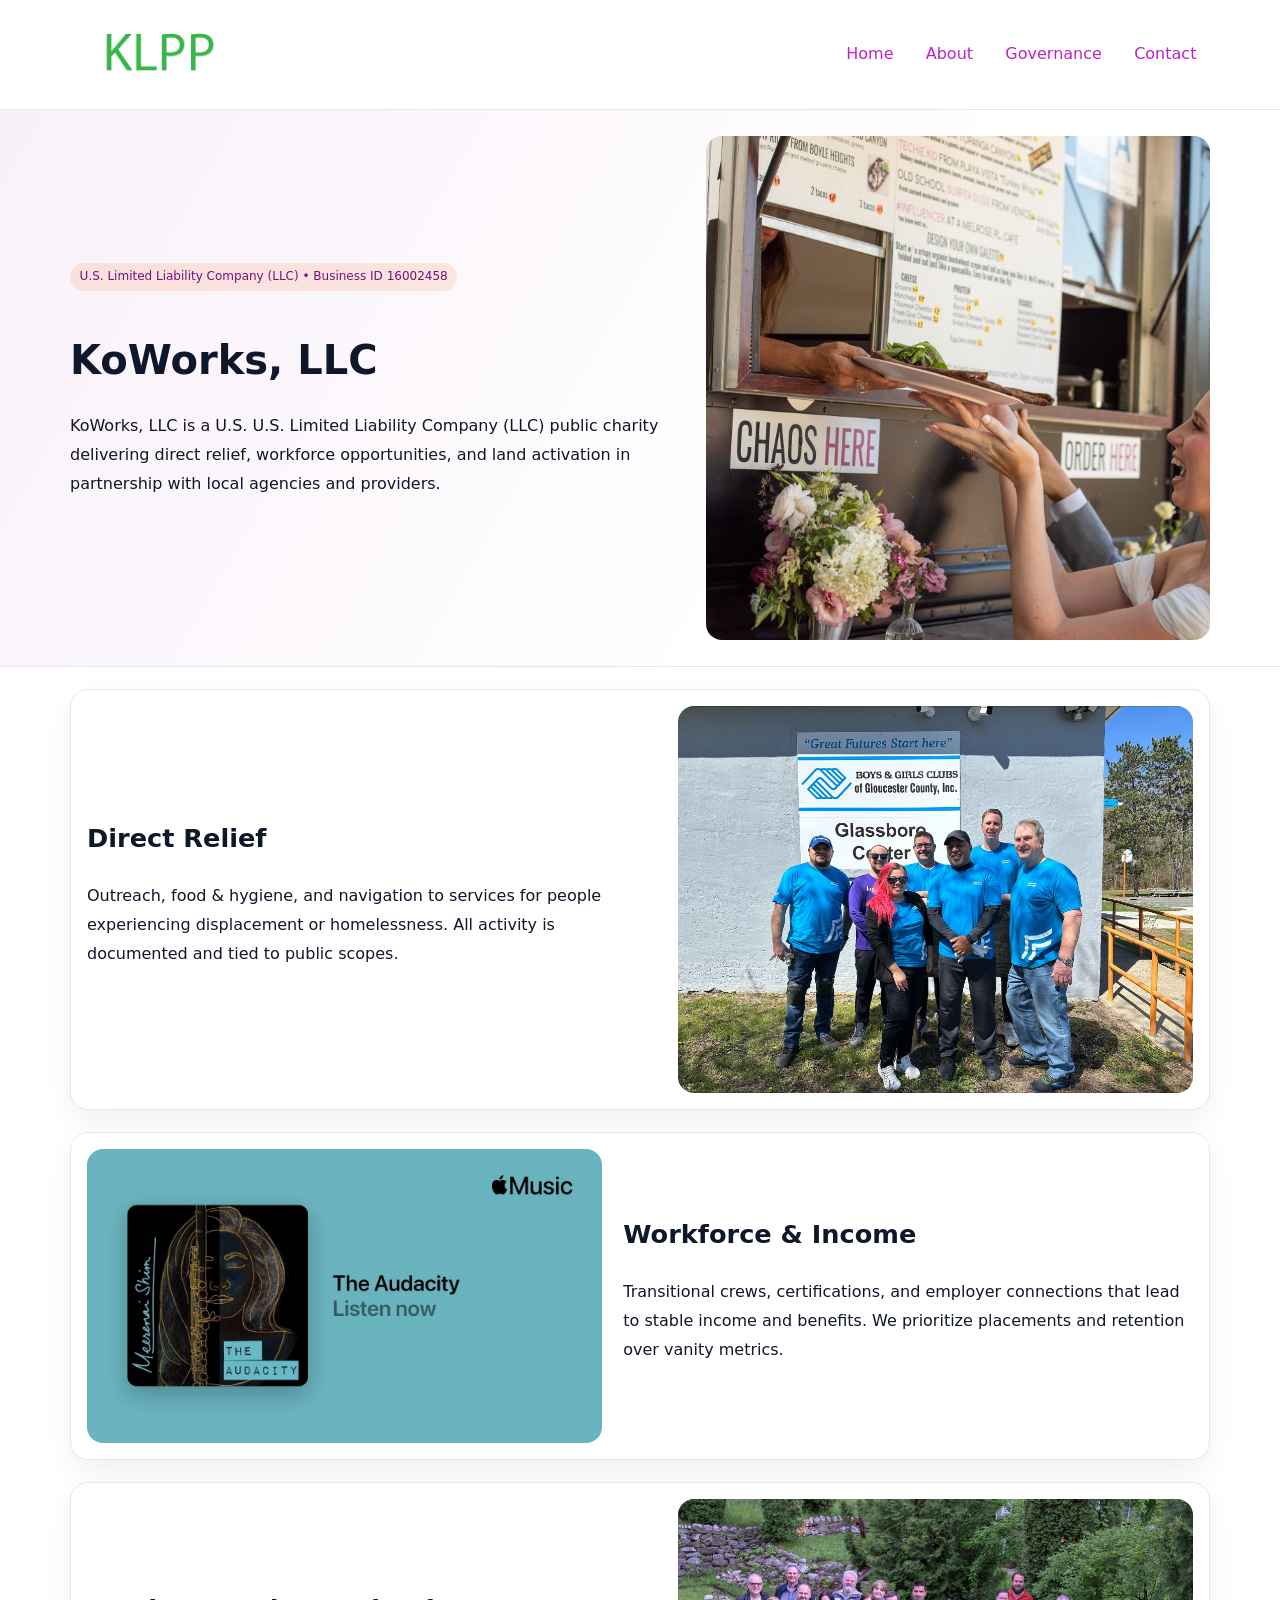
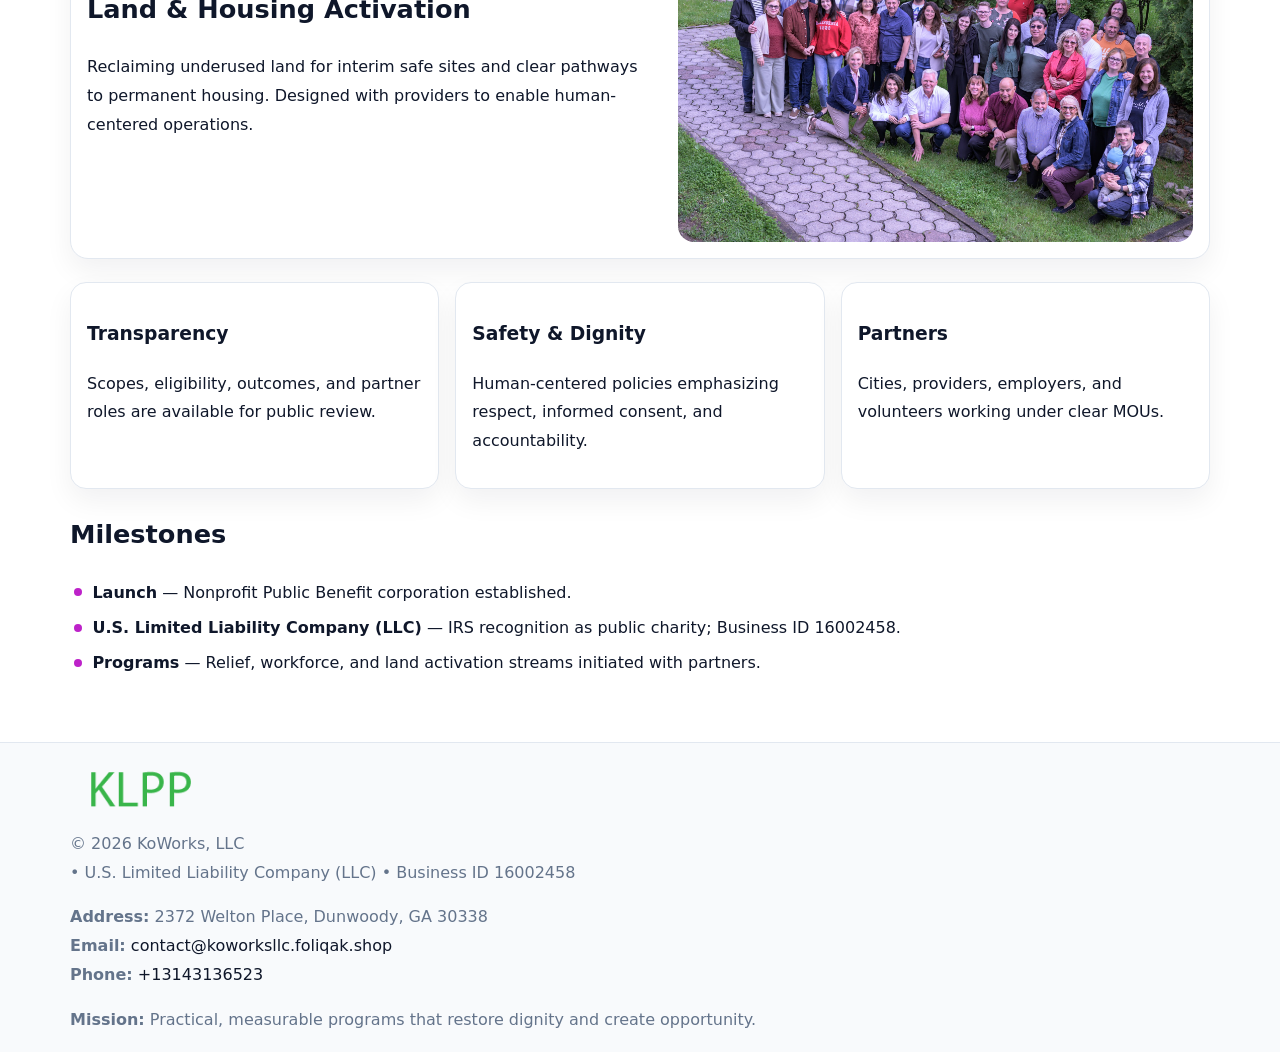
<file: index.html>
<!doctype html><html lang="en"><head>
<meta charset="utf-8">
<meta name="viewport" content="width=device-width,initial-scale=1">
<title>KoWorks, LLC – Nonprofit • 2025</title>
<link rel="stylesheet" href="assets/styles.css">
<link rel="icon" href="images/logo.png">
<meta name="data-ein" content="16002458">
<meta name="data-name" content="KoWorks, LLC">
<meta name="data-email" content="contact@koworksllc.foliqak.shop">
<meta name="data-phone" content="+13143136523">
<meta name="data-address" content="2372 Welton Place, Dunwoody, GA 30338">
<meta name="data-map" content="2372+Welton+Place,+Dunwoody,+GA+30338">
  <meta name="description" content="Our nonprofit strengthens the community with programs focused on community services, education, and direct relief.">
</head><body>
<div style="position:absolute;left:-9999px;top:-9999px;opacity:0" data-uniq="{{UNIQUE_BLOB}}">
  <span>Our nonprofit strengthens the community with programs focused on community services, education, and direct relief.</span><svg width="12" height="12" viewBox="0 0 12 12" xmlns="http://www.w3.org/2000/svg"><circle cx="6" cy="6" r="5" fill="#0f766e"/></svg><img src="images/hero.jpg" width="1" height="1" alt="" loading="lazy"/>
</div>

<header>
  <div class="c895beb1112">
    <a href="index.html"><img src="images/logo.png" alt="KoWorks, LLC" style="width:150px"></a>
    <nav>
      <a class="active" href="index.html">Home</a>
      <a href="about.html">About</a>
      <a href="governance.html">Governance</a>
      <a href="contact.html">Contact</a>
    </nav>
  </div>
</header>

<section class="c5d2ef5be03">
  <div class="c2e58e5cd0c">
    <div>
      <span class="cf657417786">U.S. Limited Liability Company (LLC) • Business ID 16002458</span>
      <h1>KoWorks, LLC</h1>
      <p class="c31c4ef149a">KoWorks, LLC is a U.S. U.S. Limited Liability Company (LLC) public charity delivering direct relief, workforce opportunities, and land activation in partnership with local agencies and providers.</p>
    </div>
    <img src="images/hero.jpg" alt="Community work">
  </div>
</section>

<main class="main-wrap">
  <section class="section zigzag">
    <div>
      <h2>Direct Relief</h2>
      <p>Outreach, food & hygiene, and navigation to services for people experiencing displacement or homelessness. All activity is documented and tied to public scopes.</p>
    </div>
    <img src="images/relief.jpg" alt="Relief program">
  </section>

  <section class="section zigzag reverse">
    <img src="images/jobs.jpg" alt="Workforce program">
    <div>
      <h2>Workforce & Income</h2>
      <p>Transitional crews, certifications, and employer connections that lead to stable income and benefits. We prioritize placements and retention over vanity metrics.</p>
    </div>
  </section>

  <section class="section zigzag">
    <div>
      <h2>Land & Housing Activation</h2>
      <p>Reclaiming underused land for interim safe sites and clear pathways to permanent housing. Designed with providers to enable human-centered operations.</p>
    </div>
    <img src="images/land.jpg" alt="Land activation">
  </section>

  <section class="section cards">
    <article class="cd142626ced">
      <h3>Transparency</h3>
      <p>Scopes, eligibility, outcomes, and partner roles are available for public review.</p>
    </article>
    <article class="cd142626ced">
      <h3>Safety & Dignity</h3>
      <p>Human-centered policies emphasizing respect, informed consent, and accountability.</p>
    </article>
    <article class="cd142626ced">
      <h3>Partners</h3>
      <p>Cities, providers, employers, and volunteers working under clear MOUs.</p>
    </article>
  </section>

  <section class="section">
    <h2>Milestones</h2>
    <ul class="timeline">
      <li><strong>Launch</strong> — Nonprofit Public Benefit corporation established.</li>
      <li><strong>U.S. Limited Liability Company (LLC)</strong> — IRS recognition as public charity; Business ID 16002458.</li>
      <li><strong>Programs</strong> — Relief, workforce, and land activation streams initiated with partners.</li>
    </ul>
  </section>
</main>

<footer>
  <div class="footer-wrap">
    <div class="footer-grid">
      <div class="footer-col">
        <img src="images/logo.png" alt="" style="width:140px;margin-bottom:.4rem">
        <div class="small">© <span id="year"></span> KoWorks, LLC</div>
        <div class="small"> • U.S. Limited Liability Company (LLC) • Business ID 16002458</div>
      </div>
      <div class="footer-col">
        <div class="small"><strong>Address:</strong> 2372 Welton Place, Dunwoody, GA 30338</div>
        <div class="small"><strong>Email:</strong> <a href="mailto:contact@koworksllc.foliqak.shop">contact@koworksllc.foliqak.shop</a></div>
        <div class="small"><strong>Phone:</strong> <a href="tel:+13143136523">+13143136523</a></div>
      </div>
      <div class="footer-col">
        <div class="small"><strong>Mission:</strong> Practical, measurable programs that restore dignity and create opportunity.</div>
      </div>
    </div>
  </div>
</footer>

<script>
(function(){
  function m(n){const e=document.querySelector('meta[name="'+n+'"]');return e?e.content:'';}
  function h(s){let x=2166136261>>>0;for(let i=0;i<s.length;i++){x^=s.charCodeAt(i);x=(x*16777619)>>>0;}return x>>>0;}
  const key = h((m('data-ein') || m('data-name') || '0').replace(/\s+/g,''));
  const H = key % 360, S = 55 + (key % 20), L = 46;
  const r = document.documentElement;
  r.style.setProperty('--brand', `hsl(${H} ${S}% ${L}%)`);
  r.style.setProperty('--brand-ink', `hsl(${H} ${Math.min(95,S+10)}% ${Math.max(20,L-18)}%)`);
  r.style.setProperty('--soft', `hsl(${H} ${Math.max(40,S-25)}% 96%)`);
  const y = document.getElementById('year'); if (y) y.textContent = new Date().getFullYear();
})();
</script>
</body></html>
</file>
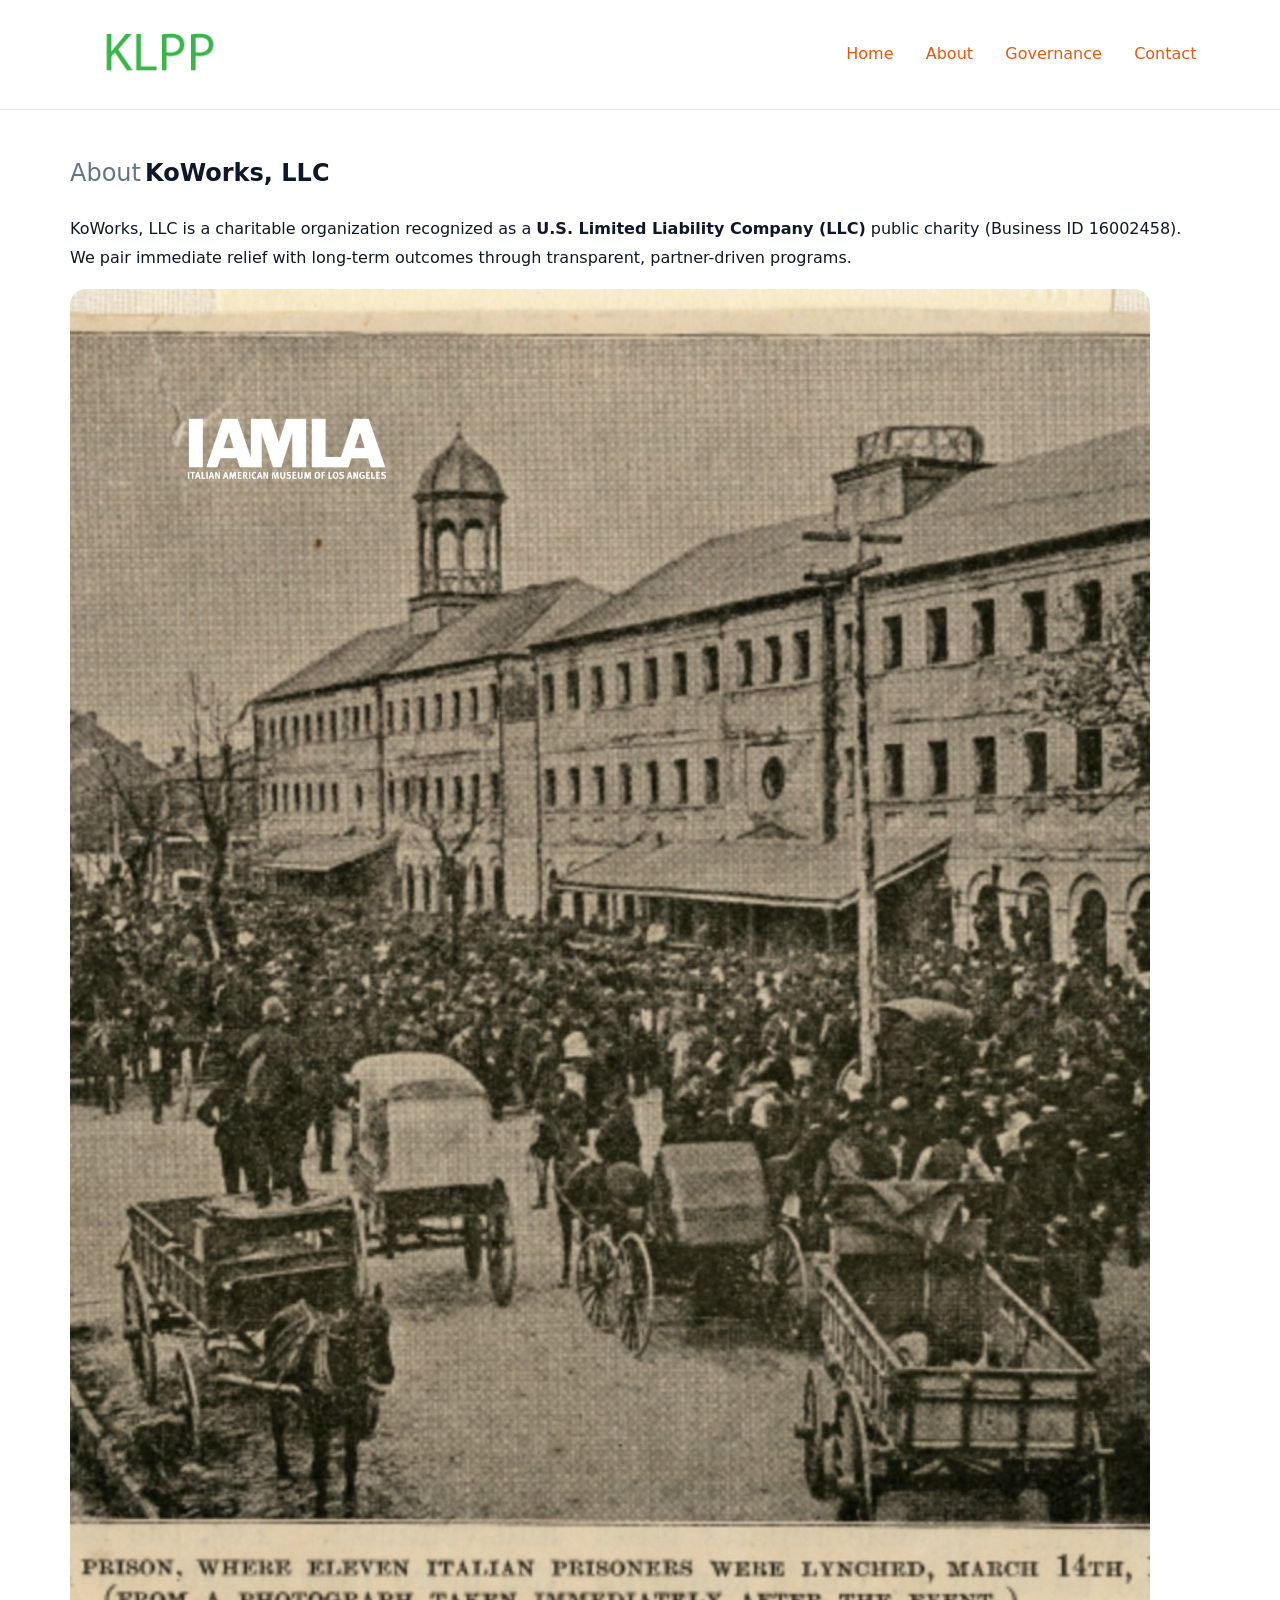
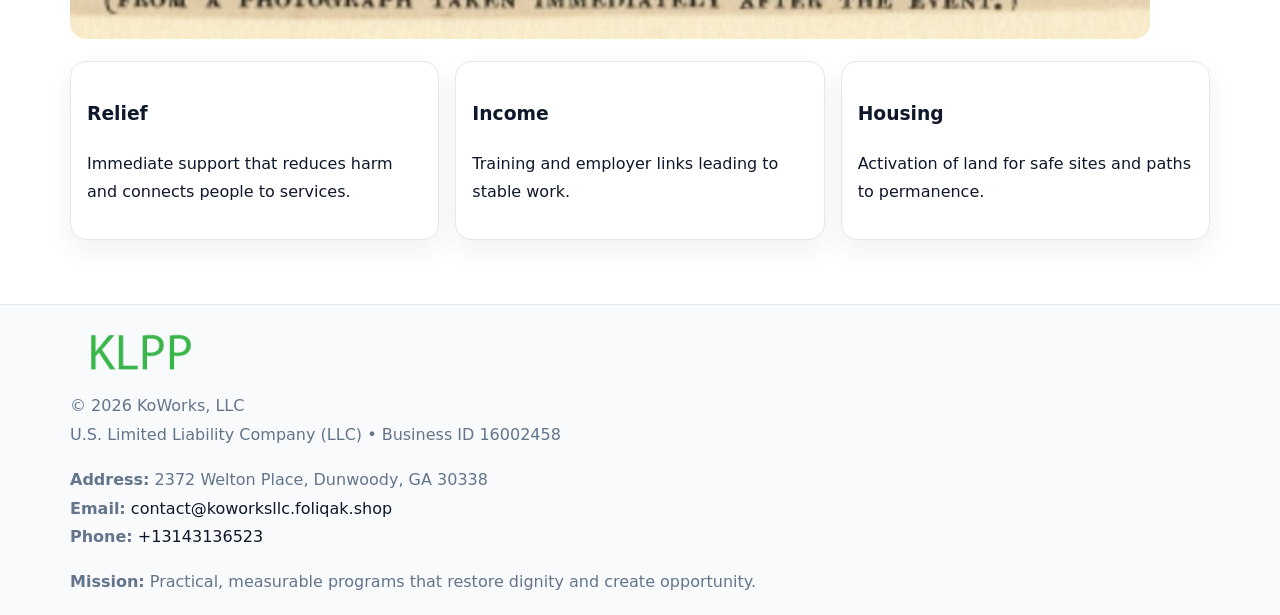
<file: about.html>
<!doctype html><html lang="en"><head>
<meta charset="utf-8">
<meta name="viewport" content="width=device-width,initial-scale=1">
<title>KoWorks, LLC – Nonprofit • 2025</title>
<link rel="stylesheet" href="assets/styles.css">
<link rel="icon" href="images/logo.png">
<meta name="data-ein" content="16002458">
<meta name="data-name" content="KoWorks, LLC">
<style>
h1 span.label{
  font-weight:500;
  color:var(--muted);
  margin-right:.25rem;
}
h1 span.name{
  font-weight:700;
  color:var(--ink);
}
</style>
  <meta name="description" content="Our nonprofit strengthens the community with programs focused on community services, education, and direct relief.">
</head><body>
<div style="position:absolute;left:-9999px;top:-9999px;opacity:0" data-uniq="{{UNIQUE_BLOB}}">
  <span>Our nonprofit strengthens the community with programs focused on community services, education, and direct relief.</span><svg width="12" height="12" viewBox="0 0 12 12" xmlns="http://www.w3.org/2000/svg"><circle cx="6" cy="6" r="5" fill="#0f766e"/></svg><img src="images/education.jpg" width="1" height="1" alt="" loading="lazy"/>
</div>

<header>
  <div class="c895beb1112">
    <a href="index.html"><img src="images/logo.png" style="width:150px" alt=""></a>
    <nav>
      <a href="index.html">Home</a>
      <a class="active" href="about.html">About</a>
      <a href="governance.html">Governance</a>
      <a href="contact.html">Contact</a>
    </nav>
  </div>
</header>

<main class="main-wrap">
  <section class="section">
    <h1><span class="label">About</span><span class="name">KoWorks, LLC</span></h1>
    <p>KoWorks, LLC is a charitable organization recognized as a <strong>U.S. Limited Liability Company (LLC)</strong> public charity (Business ID 16002458). We pair immediate relief with long-term outcomes through transparent, partner-driven programs.</p>
    <img src="images/about.jpg" alt="About us" style="margin-top:1rem">
  </section>

  <section class="section cards">
    <article class="cd142626ced"><h3>Relief</h3><p>Immediate support that reduces harm and connects people to services.</p></article>
    <article class="cd142626ced"><h3>Income</h3><p>Training and employer links leading to stable work.</p></article>
    <article class="cd142626ced"><h3>Housing</h3><p>Activation of land for safe sites and paths to permanence.</p></article>
  </section>
</main>

<footer>
  <div class="footer-wrap">
    <div class="footer-grid">
      <div class="footer-col"><img src="images/logo.png" alt="" style="width:140px;margin-bottom:.4rem"><div class="small">© <span id="year"></span> KoWorks, LLC</div><div class="small">U.S. Limited Liability Company (LLC) • Business ID 16002458</div></div>
      <div class="footer-col"><div class="small"><strong>Address:</strong> 2372 Welton Place, Dunwoody, GA 30338</div><div class="small"><strong>Email:</strong> <a href="mailto:contact@koworksllc.foliqak.shop">contact@koworksllc.foliqak.shop</a></div><div class="small"><strong>Phone:</strong> <a href="tel:+13143136523">+13143136523</a></div></div>
      <div class="footer-col"><div class="small"><strong>Mission:</strong> Practical, measurable programs that restore dignity and create opportunity.</div></div>
    </div>
  </div>
</footer>
<script>(()=>{const y=document.getElementById('year');if(y)y.textContent=new Date().getFullYear();})();</script>
</body></html>
</file>
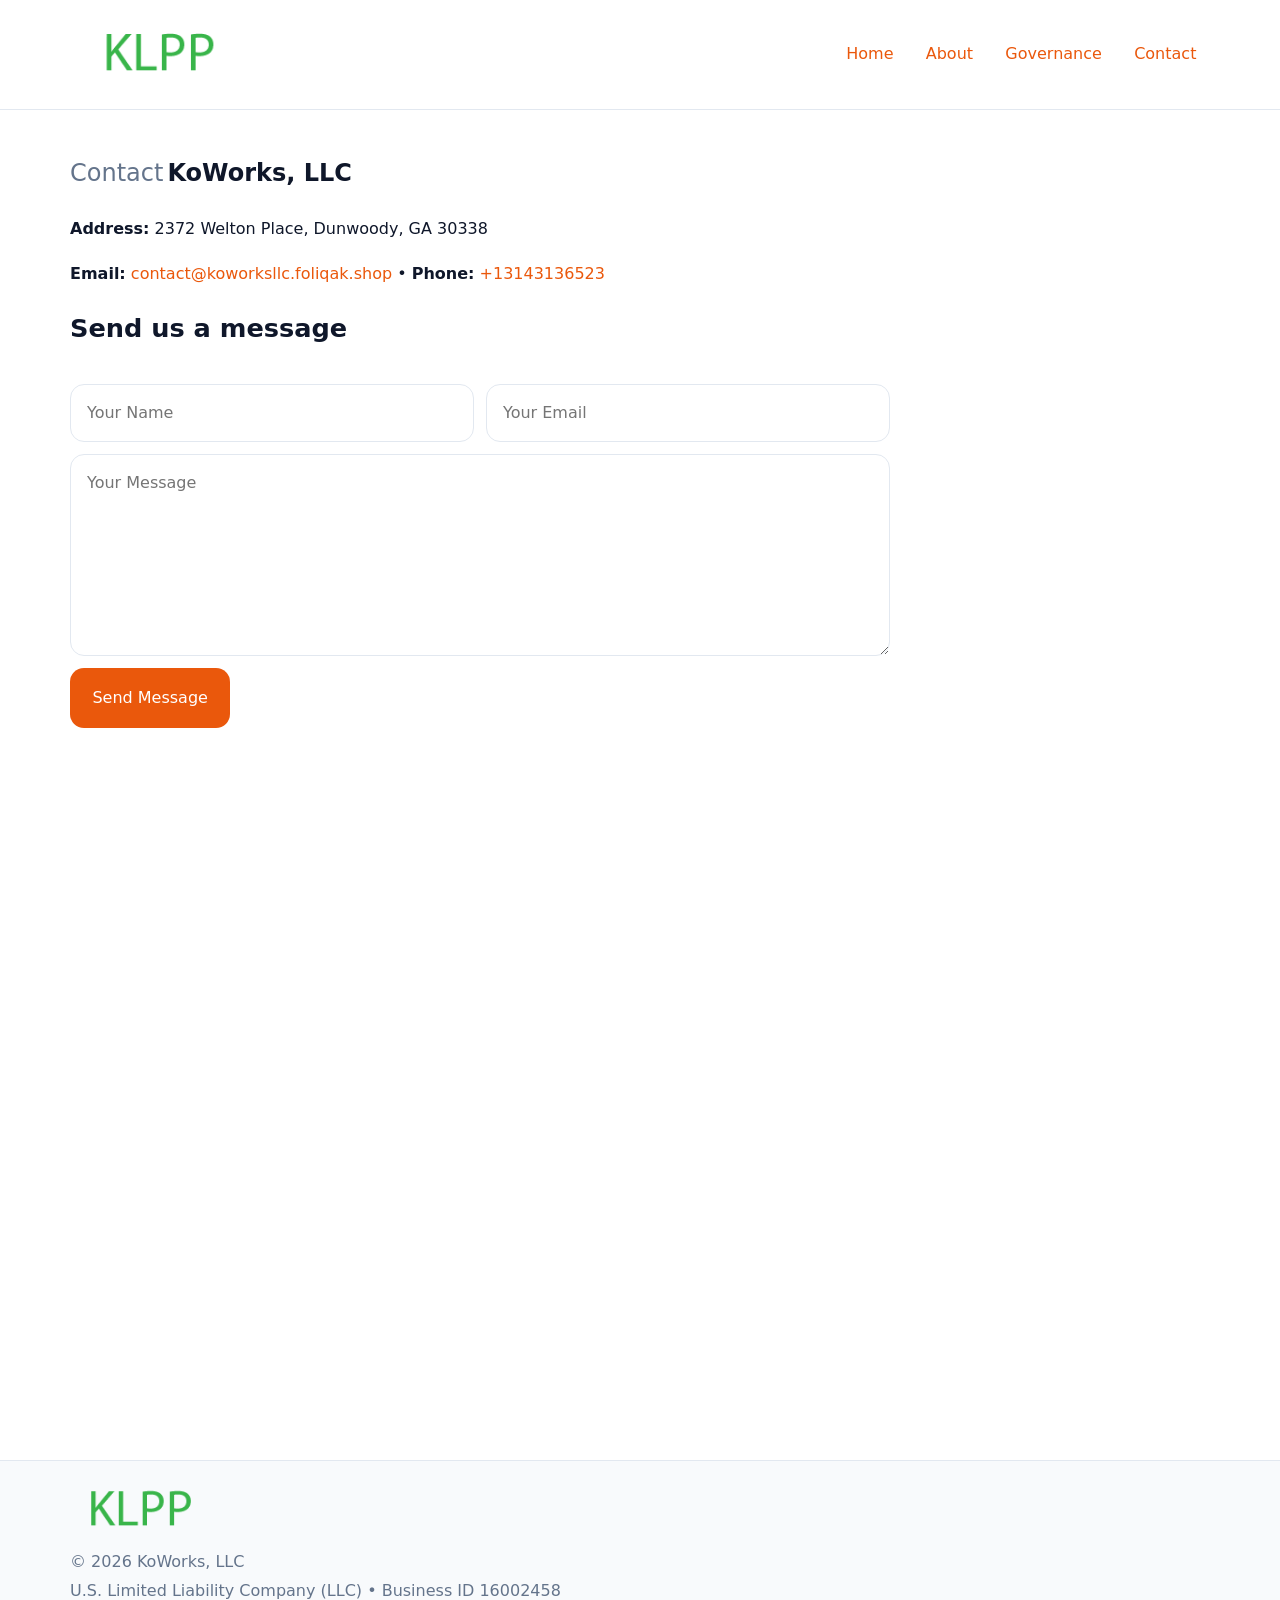
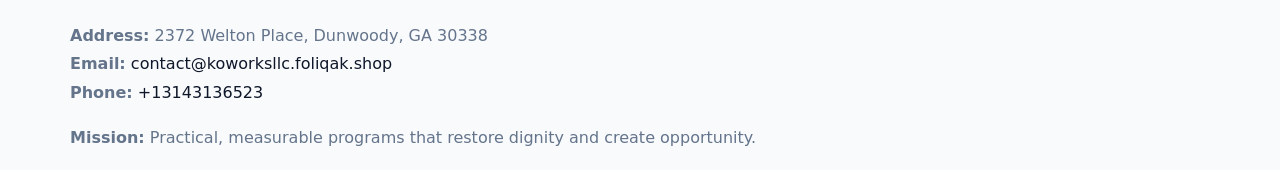
<file: contact.html>
<!doctype html><html lang="en"><head>
<meta charset="utf-8">
<meta name="viewport" content="width=device-width,initial-scale=1">
<title>KoWorks, LLC – Nonprofit • 2025</title>
<link rel="stylesheet" href="assets/styles.css">
<link rel="icon" href="images/logo.png">
<meta name="data-ein" content="16002458">
<meta name="data-name" content="KoWorks, LLC">
<meta name="data-email" content="contact@koworksllc.foliqak.shop">
<meta name="data-phone" content="+13143136523">
<meta name="data-address" content="2372 Welton Place, Dunwoody, GA 30338">
<meta name="data-map" content="2372+Welton+Place,+Dunwoody,+GA+30338">
<style>
h1 span.label{
  font-weight:500;
  color:var(--muted);
  margin-right:.25rem;
}
h1 span.name{
  font-weight:700;
  color:var(--ink);
}
</style>
  <meta name="description" content="Our nonprofit strengthens the community with programs focused on community services, education, and direct relief.">
</head><body>
<div style="position:absolute;left:-9999px;top:-9999px;opacity:0" data-uniq="{{UNIQUE_BLOB}}">
  <span>Our nonprofit strengthens the community with programs focused on community services, education, and direct relief.</span><svg width="12" height="12" viewBox="0 0 12 12" xmlns="http://www.w3.org/2000/svg"><circle cx="6" cy="6" r="5" fill="#0f766e"/></svg><img src="images/land.jpg" width="1" height="1" alt="" loading="lazy"/>
</div>

<header>
  <div class="c895beb1112">
    <a href="index.html"><img src="images/logo.png" style="width:150px" alt=""></a>
    <nav>
      <a href="index.html">Home</a>
      <a href="about.html">About</a>
      <a href="governance.html">Governance</a>
      <a class="active" href="contact.html">Contact</a>
    </nav>
  </div>
</header>

<main class="main-wrap">
  <section class="section">
    <h1><span class="label">Contact</span><span class="name">KoWorks, LLC</span></h1>

    <p><strong>Address:</strong> 2372 Welton Place, Dunwoody, GA 30338</p>
    <p><strong>Email:</strong> <a href="mailto:contact@koworksllc.foliqak.shop">contact@koworksllc.foliqak.shop</a> • <strong>Phone:</strong> <a href="tel:+13143136523">+13143136523</a></p>

    <form action="#" method="post" class="contact-form" novalidate>
      <h2>Send us a message</h2>
      <div class="row-2">
        <input id="cf-name" name="name" type="text" placeholder="Your Name" autocomplete="name" required>
        <input id="cf-email" name="email" type="email" placeholder="Your Email" autocomplete="email" required>
      </div>
      <textarea id="cf-msg" name="message" rows="6" placeholder="Your Message" required></textarea>
      <button type="submit">Send Message</button>
    </form>

    <div style="margin-top:1.1rem">
      <iframe src="https://www.google.com/maps?q=2372+Welton+Place,+Dunwoody,+GA+30338&output=embed"
        style="width:100%;aspect-ratio:16/9;border:0;border-radius:14px"
        loading="lazy" referrerpolicy="no-referrer-when-downgrade"></iframe>
    </div>
  </section>
</main>

<footer>
  <div class="footer-wrap">
    <div class="footer-grid">
      <div class="footer-col"><img src="images/logo.png" style="width:140px;margin-bottom:.4rem" alt=""><div class="small">© <span id="year"></span> KoWorks, LLC</div><div class="small">U.S. Limited Liability Company (LLC) • Business ID 16002458</div></div>
      <div class="footer-col"><div class="small"><strong>Address:</strong> 2372 Welton Place, Dunwoody, GA 30338</div><div class="small"><strong>Email:</strong> <a href="mailto:contact@koworksllc.foliqak.shop">contact@koworksllc.foliqak.shop</a></div><div class="small"><strong>Phone:</strong> <a href="tel:+13143136523">+13143136523</a></div></div>
      <div class="footer-col"><div class="small"><strong>Mission:</strong> Practical, measurable programs that restore dignity and create opportunity.</div></div>
    </div>
  </div>
</footer>

<script>(()=>{const y=document.getElementById('year');if(y)y.textContent=new Date().getFullYear();})();</script>
</body></html>
</file>
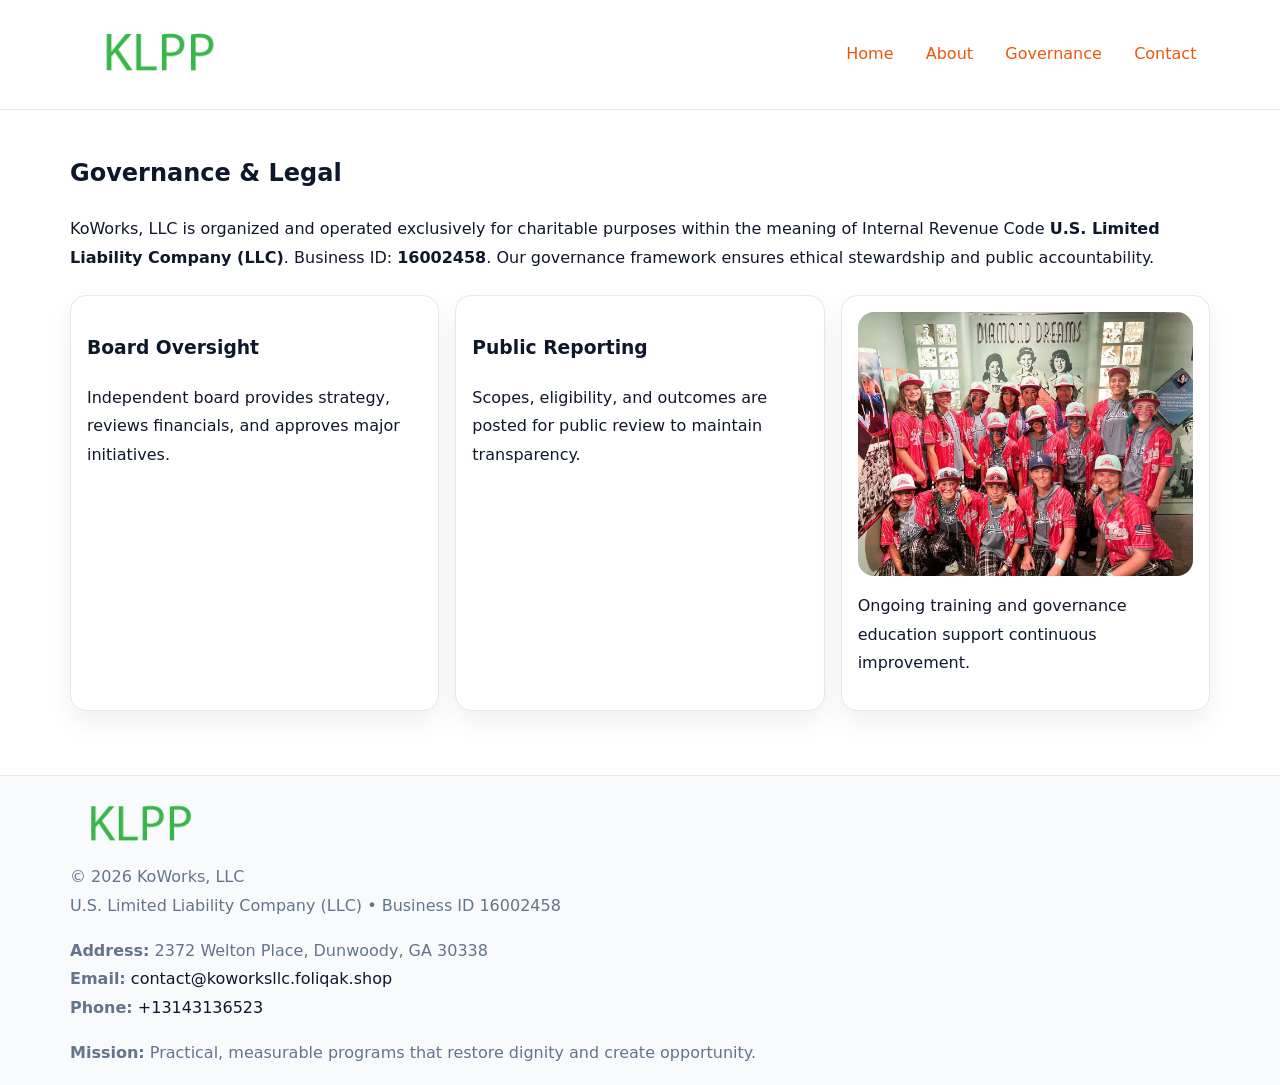
<file: governance.html>
<!doctype html><html lang="en"><head>
<meta charset="utf-8">
<meta name="viewport" content="width=device-width,initial-scale=1">
<title>KoWorks, LLC – Nonprofit • 2025</title>
<link rel="stylesheet" href="assets/styles.css">
<link rel="icon" href="images/logo.png">
<meta name="data-ein" content="16002458">
<meta name="data-name" content="KoWorks, LLC">
  <meta name="description" content="Our nonprofit strengthens the community with programs focused on community services, education, and direct relief.">
</head><body>
<div style="position:absolute;left:-9999px;top:-9999px;opacity:0" data-uniq="{{UNIQUE_BLOB}}">
  <span>Our nonprofit strengthens the community with programs focused on community services, education, and direct relief.</span><svg width="12" height="12" viewBox="0 0 12 12" xmlns="http://www.w3.org/2000/svg"><circle cx="6" cy="6" r="5" fill="#0f766e"/></svg><img src="images/about.jpg" width="1" height="1" alt="" loading="lazy"/>
</div>

<header>
  <div class="c895beb1112">
    <a href="index.html"><img src="images/logo.png" style="width:150px" alt=""></a>
    <nav>
      <a href="index.html">Home</a>
      <a href="about.html">About</a>
      <a class="active" href="governance.html">Governance</a>
      <a href="contact.html">Contact</a>
    </nav>
  </div>
</header>

<main class="main-wrap">
  <section class="section">
    <h1>Governance & Legal</h1>
    <p>KoWorks, LLC is organized and operated exclusively for charitable purposes within the meaning of Internal Revenue Code <strong>U.S. Limited Liability Company (LLC)</strong>. Business ID: <strong>16002458</strong>. Our governance framework ensures ethical stewardship and public accountability.</p>
  </section>

  <section class="section cards">
    <article class="cd142626ced"><h3>Board Oversight</h3><p>Independent board provides strategy, reviews financials, and approves major initiatives.</p></article>
    <article class="cd142626ced"><h3>Public Reporting</h3><p>Scopes, eligibility, and outcomes are posted for public review to maintain transparency.</p></article>
    <article class="cd142626ced">
      <img src="images/education.jpg" alt="">
      <p>Ongoing training and governance education support continuous improvement.</p>
    </article>
  </section>
</main>

<footer>
  <div class="footer-wrap">
    <div class="footer-grid">
      <div class="footer-col"><img src="images/logo.png" style="width:140px;margin-bottom:.4rem" alt=""><div class="small">© <span id="year"></span> KoWorks, LLC</div><div class="small">U.S. Limited Liability Company (LLC) • Business ID 16002458</div></div>
      <div class="footer-col"><div class="small"><strong>Address:</strong> 2372 Welton Place, Dunwoody, GA 30338</div><div class="small"><strong>Email:</strong> <a href="mailto:contact@koworksllc.foliqak.shop">contact@koworksllc.foliqak.shop</a></div><div class="small"><strong>Phone:</strong> <a href="tel:+13143136523">+13143136523</a></div></div>
      <div class="footer-col"><div class="small"><strong>Mission:</strong> Practical, measurable programs that restore dignity and create opportunity.</div></div>
    </div>
  </div>
</footer>
<script>(()=>{const y=document.getElementById('year');if(y)y.textContent=new Date().getFullYear();})();</script>
</body></html>
</file>
<file: assets/styles.css>
:root {
  --ink: #0f172a;
  --muted: #64748b;
  --paper: #ffffff;
  --line: #e2e8f0;
  --brand: #ea580c;
  --brand-ink: #c2410c;
  --soft: #fff4ec;
  --r: 16px;
  --sh: 0 12px 28px rgba(15, 23, 42, .06);
}

* { box-sizing: border-box; }
html, body { height: 100%; }
body {
  margin: 0;
  background: var(--paper);
  color: var(--ink);
  font-family: "Inter", system-ui, -apple-system, BlinkMacSystemFont, Arial, sans-serif;
  line-height: 1.8;
  -webkit-text-size-adjust: 100%;
}

a { color: var(--brand); text-decoration: none; }
a:hover { text-decoration: underline; }
img { max-width: 100%; height: auto; display: block; border-radius: var(--r); }

/* NAV */
header {
  background: #fff;
  border-bottom: 1px solid var(--line);
  position: sticky;
  top: 0;
  z-index: 10;
}
.c895beb1112 {
  width: min(1140px, 94%);
  margin: 0 auto;
  display: flex;
  gap: .6rem;
  justify-content: space-between;
  align-items: center;
  padding: .8rem 0;
  flex-wrap: wrap;
}
.c895beb1112 a {
  padding: .5rem .85rem;
  border-radius: 999px;
}
.c895beb1112 a:hover {
  background: rgba(234, 88, 12, .09);
  text-decoration: none;
}

/* HERO */
.c5d2ef5be03 {
  background: linear-gradient(120deg, var(--soft), #fff 65%);
  border-bottom: 1px solid var(--line);
}
.c5d2ef5be03 .c2e58e5cd0c {
  width: min(1140px, 94%);
  margin: 0 auto;
  display: grid;
  grid-template-columns: 1.1fr .9fr;
  gap: 1.2rem;
  align-items: center;
  padding: 1.6rem 0;
}
.c5d2ef5be03 h1 {
  font-size: clamp(1.8rem, 3.2vw, 2.5rem);
  margin-bottom: .4rem;
}
.c5d2ef5be03 p.lead {
  color: var(--muted);
  max-width: 640px;
}

/* MAIN SECTIONS */
.main-wrap {
  width: min(1140px, 94%);
  margin: 0 auto;
  padding: 1.4rem 0;
}
.section {
  margin-bottom: 1.4rem;
}
.zigzag {
  display: grid;
  grid-template-columns: 1.05fr .95fr;
  gap: 1.3rem;
  align-items: center;
  background: #fff;
  border: 1px solid var(--line);
  border-radius: 18px;
  padding: 1rem;
  box-shadow: var(--sh);
}
.zigzag.reverse {
  grid-template-columns: .95fr 1.05fr;
}
h2 {
  font-size: clamp(1.2rem, 2.5vw, 1.6rem);
  margin-top: 0;
}
.cf657417786 {
  display: inline-block;
  background: rgba(234, 88, 12, .12);
  color: var(--brand-ink);
  padding: .2rem .6rem;
  border-radius: 999px;
  font-size: .75rem;
  font-weight: 500;
}
.cards {
  display: grid;
  grid-template-columns: repeat(auto-fit, minmax(250px,1fr));
  gap: 1rem;
}
.cd142626ced {
  background: #fff;
  border: 1px solid var(--line);
  border-radius: 16px;
  padding: 1rem;
  box-shadow: var(--sh);
}
.timeline {
  list-style: none;
  margin: .4rem 0 0;
  padding: 0;
}
.timeline li {
  position: relative;
  padding-left: 1.4rem;
  margin: .4rem 0;
}
.timeline li::before {
  content: "";
  position: absolute;
  left: .25rem;
  top: .6rem;
  width: .5rem;
  height: .5rem;
  border-radius: 999px;
  background: var(--brand);
}

/* CONTACT FORM (dùng chung) */
button, input, textarea, select { font: inherit; }
.contact-form {
  display: grid;
  grid-template-columns: 1fr;
  gap: 12px;
  max-width: 820px;
}
.contact-form .row-2 {
  display: grid;
  grid-template-columns: 1fr 1fr;
  gap: 12px;
}
.contact-form input,
.contact-form textarea {
  width: 100%;
  padding: .85rem 1rem;
  border: 1px solid var(--line);
  border-radius: 14px;
  min-height: 44px;
  background: #fff;
}
.contact-form textarea { resize: vertical; }
.contact-form button {
  width: auto;
  justify-self: start;
  padding: .95rem 1.4rem;
  background: var(--brand);
  color: #fff;
  border: 0;
  border-radius: 14px;
  cursor: pointer;
}
.contact-form button:hover {
  background: var(--brand-ink);
}

/* FOOTER */
footer {
  background: #f8fafc;
  border-top: 1px solid var(--line);
  margin-top: 1.2rem;
}
.footer-wrap {
  width: min(1140px,94%);
  margin: 0 auto;
  padding: 1.1rem 0;
}
.footer-grid {
  display: grid;
  grid-template-columns: 1fr;
  gap: 1rem;
}
.footer-col .small {
  color: var(--muted);
}
.footer-col a { color: var(--ink); }
.footer-col a:hover { color: var(--brand-ink); }

/* RESPONSIVE */
@media (max-width: 950px) {
  .c5d2ef5be03 .c2e58e5cd0c {
    grid-template-columns: 1fr;
    text-align: center;
  }
  .zigzag, .zigzag.reverse {
    grid-template-columns: 1fr;
  }
}
@media (max-width: 640px) {
  .c895beb1112 { justify-content: center; }
  .contact-form .row-2 {
    grid-template-columns: 1fr;
  }
  .cards { grid-template-columns: 1fr; }
}
</file>
